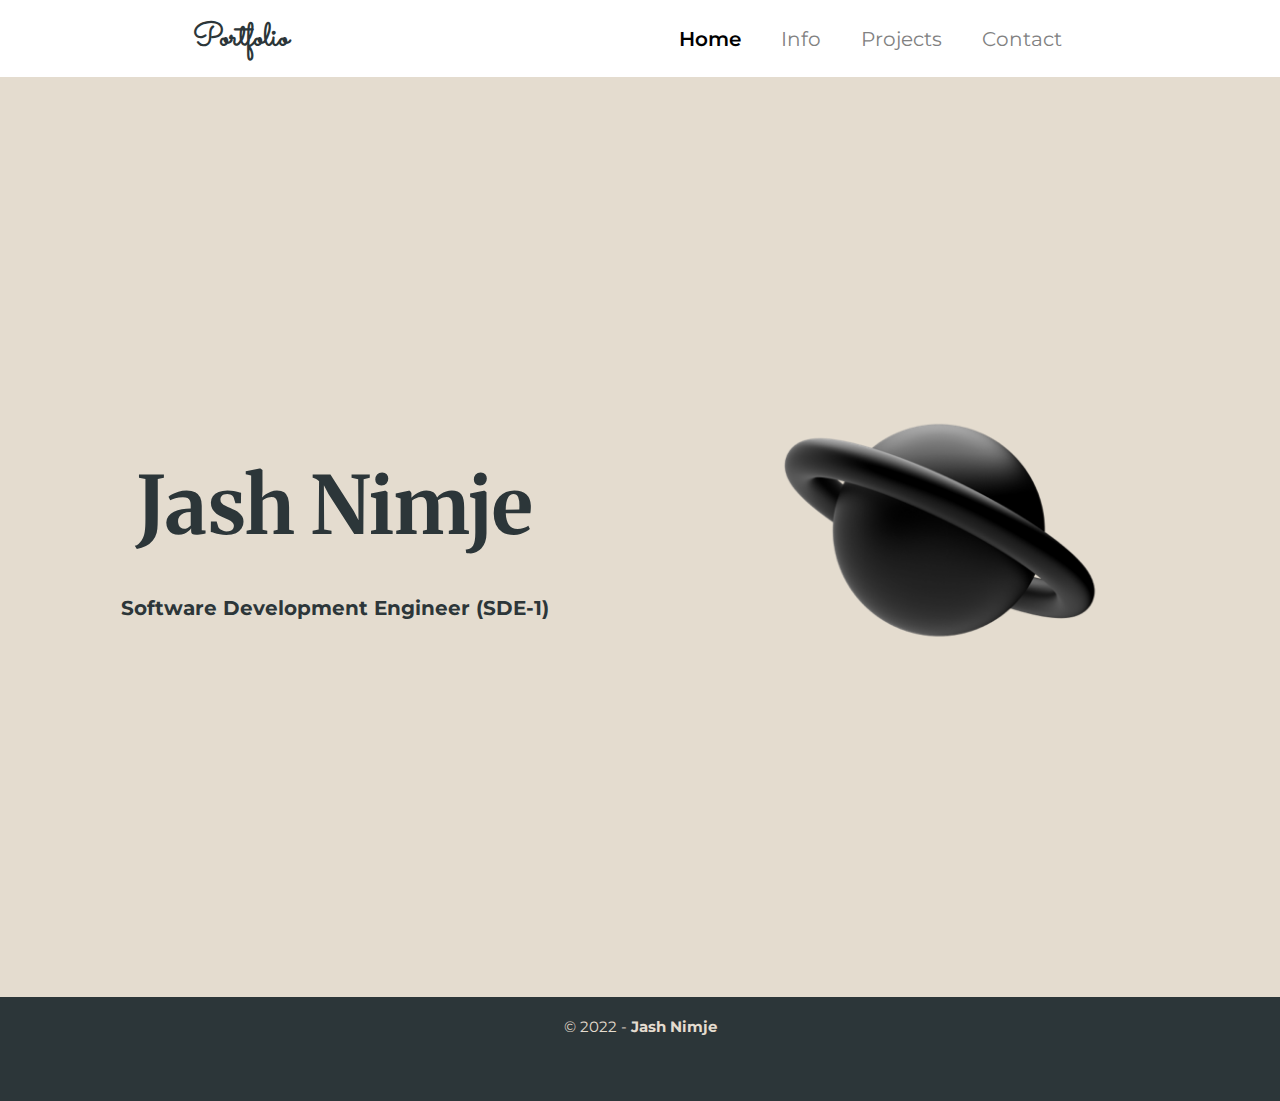
<file: Lecture 8/pset8/homepage/index.html>
<!DOCTYPE html>
<html lang="en">
  <head>
    <!--Meta Tags-->
    <meta charset="UTF-8" />
    <meta name="viewport" content="width=device-width, initial-scale=1.0" />
    <meta name="keywords" content="HTML, CSS, JavaScript" />
    <meta name="Portfolio" />
    <title>Portfolio</title>

    <!--Links-->
    <link
      href="https://cdn.jsdelivr.net/npm/bootstrap@5.0.2/dist/css/bootstrap.min.css"
      rel="stylesheet"
      integrity="sha384-EVSTQN3/azprG1Anm3QDgpJLIm9Nao0Yz1ztcQTwFspd3yD65VohhpuuCOmLASjC"
      crossorigin="anonymous"
    />
    <script
      src="https://cdn.jsdelivr.net/npm/bootstrap@5.0.2/dist/js/bootstrap.bundle.min.js"
      integrity="sha384-MrcW6ZMFYlzcLA8Nl+NtUVF0sA7MsXsP1UyJoMp4YLEuNSfAP+JcXn/tWtIaxVXM"
      crossorigin="anonymous"
    ></script>
    <link rel="stylesheet" href="./css/styles.css" />
    <link
      href="https://fonts.googleapis.com/css?family=Merriweather|Montserrat|Sacramento&display=swap"
      rel="stylesheet"
    />
    <link
      rel="stylesheet"
      href="https://cdnjs.cloudflare.com/ajax/libs/font-awesome/6.1.1/css/all.css"
      integrity="sha512-1hsteeq9xTM5CX6NsXiJu3Y/g+tj+IIwtZMtTisemEv3hx+S9ngaW4nryrNcPM4xGzINcKbwUJtojslX2KG+DQ=="
      crossorigin="anonymous"
    />
  </head>

  <body>
    <!--Navigation Bar-->
    <nav>
      <div class="burger">
        <i class="fas fa-bars" onclick="openNav()"></i>
      </div>

      <h1 class="logo">Portfolio</h1>

      <div id="navbar" class="navbar">
        <i
          class="fas fa-times closebtn"
          href="javascript:void(0)"
          onclick="closeNav()"
        ></i>
        <ul>
          <li><a href="./index.html" class="active">Home</a></li>
          <li><a href="./info.html">Info</a></li>
          <li><a href="./projects.html">Projects</a></li>
          <li><a href="./contact.html">Contact</a></li>
        </ul>
      </div>
    </nav>

    <div class="main-container grid">
      <div class="leftInfo">
        <h2>Jash Nimje</h2>
        <h3>Software Development Engineer (SDE-1)</h3>
      </div>
      <div class="rightInfo">
        <img src="./assets/img/Sphere_Ring_Laying0002.png" alt="Sphere" />
      </div>
    </div>

    <!--Footer-->
    <footer>
      <p class="copyright">&copy 2022 - <strong>Jash Nimje</strong></p>
      <ul class="social">
        <li>
          <a
            class="fab fa-wordpress"
            href="https://jashnimje.wordpress.com/"
            target="_blank"
          ></a>
        </li>
        <li>
          <a
            class="fab fa-github"
            href="https://github.com/jashnimje"
            target="_blank"
          ></a>
        </li>

        <li>
          <a
            class="fab fa-linkedin"
            href="https://www.linkedin.com/in/jashnimje"
            target="_blank"
          ></a>
        </li>
        <li>
          <a
            class="fab fa-instagram"
            href="https://www.instagram.com/jashnimje/"
            target="_blank"
          ></a>
        </li>
        <li>
          <a
            class="fab fa-twitter"
            href="https://twitter.com/jashnimje"
            target="_blank"
          ></a>
        </li>
      </ul>
    </footer>

    <!-- Javascript -->
    <script src="js/script.js"></script>
  </body>
</html>
</file>
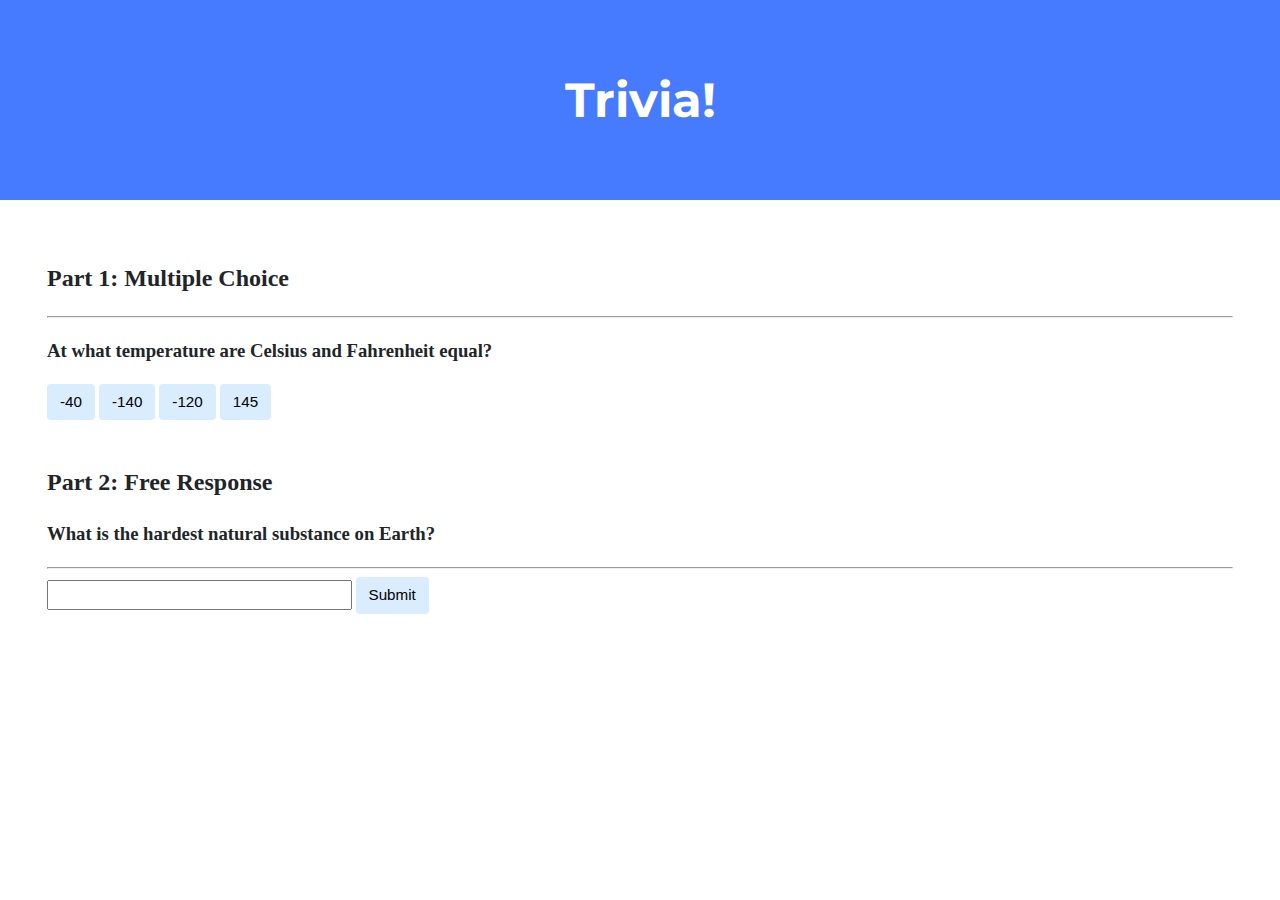
<file: Lecture 8/pset8/lab8/trivia/index.html>
<!DOCTYPE html>

<html lang="en">

<head>
    <link href="https://fonts.googleapis.com/css2?family=Montserrat:wght@500&display=swap" rel="stylesheet">
    <link href="styles.css" rel="stylesheet">
    <title>Trivia!</title>
    <script>

        function reset(element) {
            element = "." + element;
            var x = document.querySelectorAll(element);
            for (i = 0; i < x.length; i++) {
                x[i].style.backgroundColor = "#d9edff";
            }
        }

        function displayAns(ans, element, output) {
            reset("btn");
            let button = document.getElementById(element);

            if (ans == true) {
                button.style.backgroundColor = "green";
                document.getElementById(output).innerHTML = "Correct";
            } else {
                button.style.backgroundColor = "red";
                document.getElementById(output).innerHTML = "Incorrect";
            }
        }

        function check() {
            var input = document.getElementById("ans").value.toUpperCase();
            if (input == "DIAMOND") {
                displayAns(true, "ans", "answer2");
            } else {
                displayAns(false, "ans", "answer2");
            }
        }

        document.addEventListener('DOMContentLoaded', function () {
            document.querySelector("#cButton").onclick = function () {
                displayAns(true, "cButton", "answer1");
            };
            document.querySelector("#button1").onclick = function () {
                displayAns(false, "button1", "answer1");
            };
            document.querySelector("#button2").onclick = function () {
                displayAns(false, "button2", "answer1");
            };
            document.querySelector("#button3").onclick = function () {
                displayAns(false, "button3", "answer1");
            };
        });

    </script>
</head>

<body>
    <div class="header">
        <h1>Trivia!</h1>
    </div>

    <div class="container">
        <div class="section">
            <h2>Part 1: Multiple Choice </h2>
            <hr>
            <h3>At what temperature are Celsius and Fahrenheit equal?</h3>
            <h3 id="answer1"></h3>
            <button class="btn" id="cButton">-40</button>
            <button class="btn" id="button1">-140</button>
            <button class="btn" id="button2">-120</button>
            <button class="btn" id="button3">145</button>
        </div>

        <div class="section">
            <h2>Part 2: Free Response</h2>
            <h3>What is the hardest natural substance on Earth?</h3>
            <h3 id="answer2"></h3>
            <hr>
            <form onsubmit="check(); return false">
                <input class="btn" id="ans" autocomplete="off" type="text">
                <button type="submit">Submit</button>
            </form>
        </div>
    </div>
</body>

</html>
</file>
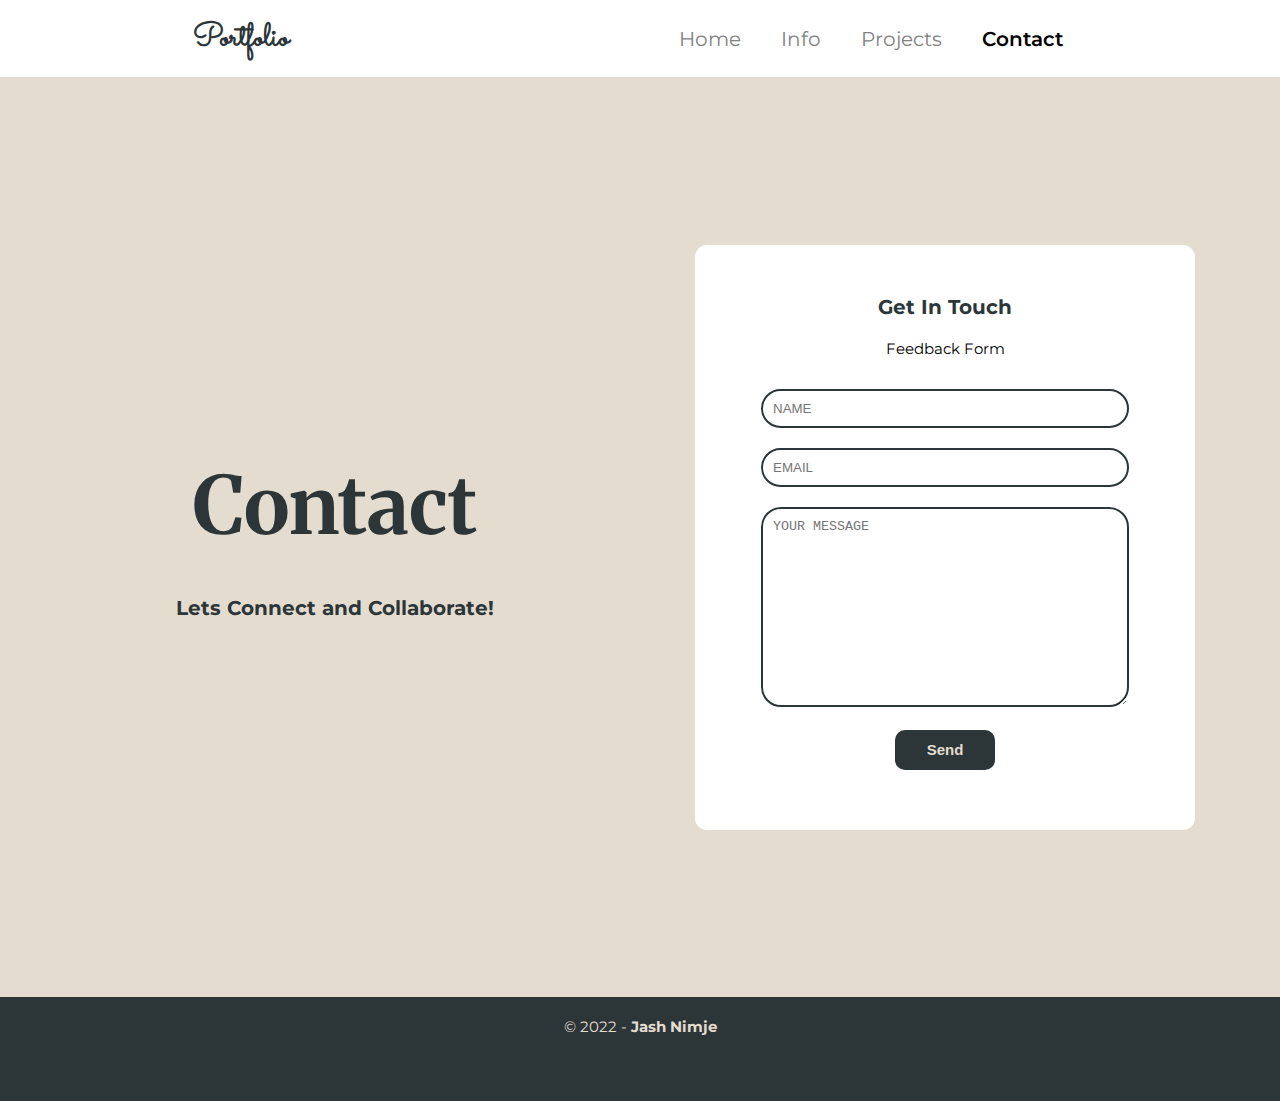
<file: Lecture 8/pset8/homepage/contact.html>
<!DOCTYPE html>
<html lang="en">
  <head>
    <!--Meta Tags-->
    <meta charset="UTF-8" />
    <meta name="viewport" content="width=device-width, initial-scale=1.0" />
    <meta name="keywords" content="HTML, CSS, JavaScript" />
    <meta name="Portfolio" />
    <title>Portfolio</title>

    <!--Links-->
    <link
      href="https://cdn.jsdelivr.net/npm/bootstrap@5.0.2/dist/css/bootstrap.min.css"
      rel="stylesheet"
      integrity="sha384-EVSTQN3/azprG1Anm3QDgpJLIm9Nao0Yz1ztcQTwFspd3yD65VohhpuuCOmLASjC"
      crossorigin="anonymous"
    />
    <script
      src="https://cdn.jsdelivr.net/npm/bootstrap@5.0.2/dist/js/bootstrap.bundle.min.js"
      integrity="sha384-MrcW6ZMFYlzcLA8Nl+NtUVF0sA7MsXsP1UyJoMp4YLEuNSfAP+JcXn/tWtIaxVXM"
      crossorigin="anonymous"
    ></script>
    <link rel="stylesheet" href="./css/styles.css" />
    <link
      href="https://fonts.googleapis.com/css?family=Merriweather|Montserrat|Sacramento&display=swap"
      rel="stylesheet"
    />
    <link
      rel="stylesheet"
      href="https://cdnjs.cloudflare.com/ajax/libs/font-awesome/6.1.1/css/all.css"
      integrity="sha512-1hsteeq9xTM5CX6NsXiJu3Y/g+tj+IIwtZMtTisemEv3hx+S9ngaW4nryrNcPM4xGzINcKbwUJtojslX2KG+DQ=="
      crossorigin="anonymous"
    />
  </head>

  <body>
    <!--Navigation Bar-->
    <nav>
      <div class="burger">
        <i class="fas fa-bars" onclick="openNav()"></i>
      </div>

      <h1 class="logo">Portfolio</h1>

      <div id="navbar" class="navbar">
        <i
          class="fas fa-times closebtn"
          href="javascript:void(0)"
          onclick="closeNav()"
        ></i>
        <ul>
          <li><a href="./index.html">Home</a></li>
          <li><a href="./info.html">Info</a></li>
          <li><a href="./projects.html">Projects</a></li>
          <li><a href="./contact.html" class="active">Contact</a></li>
        </ul>
      </div>
    </nav>

    <div class="main-container grid">
      <div class="leftInfo">
        <h2>Contact</h2>
        <h3>Lets Connect and Collaborate!</h3>
      </div>
      <div class="rightInfo">
        <section class="contact-container">
          <h3>Get In Touch</h3>
          <p>Feedback Form</p>
          <form
            class="contact-form"
            action="mailto:jashnimje@gmail.com"
            method="post"
            enctype="text/plain"
          >
            <input type="text" placeholder="NAME" />
            <input type="email" placeholder="EMAIL" />
            <textarea placeholder="YOUR MESSAGE"></textarea>
            <button class="mainButton">Send</button>
          </form>
        </section>
      </div>
    </div>

    <!--Footer-->
    <footer>
      <p class="copyright">&copy 2022 - <strong>Jash Nimje</strong></p>
      <ul class="social">
        <li>
          <a
            class="fab fa-wordpress"
            href="https://jashnimje.wordpress.com/"
            target="_blank"
          ></a>
        </li>
        <li>
          <a
            class="fab fa-github"
            href="https://github.com/jashnimje"
            target="_blank"
          ></a>
        </li>

        <li>
          <a
            class="fab fa-linkedin"
            href="https://www.linkedin.com/in/jashnimje"
            target="_blank"
          ></a>
        </li>
        <li>
          <a
            class="fab fa-instagram"
            href="https://www.instagram.com/jashnimje/"
            target="_blank"
          ></a>
        </li>
        <li>
          <a
            class="fab fa-twitter"
            href="https://twitter.com/jashnimje"
            target="_blank"
          ></a>
        </li>
      </ul>
    </footer>

    <!-- Javascript -->
    <script src="js/script.js"></script>
  </body>
</html>
</file>
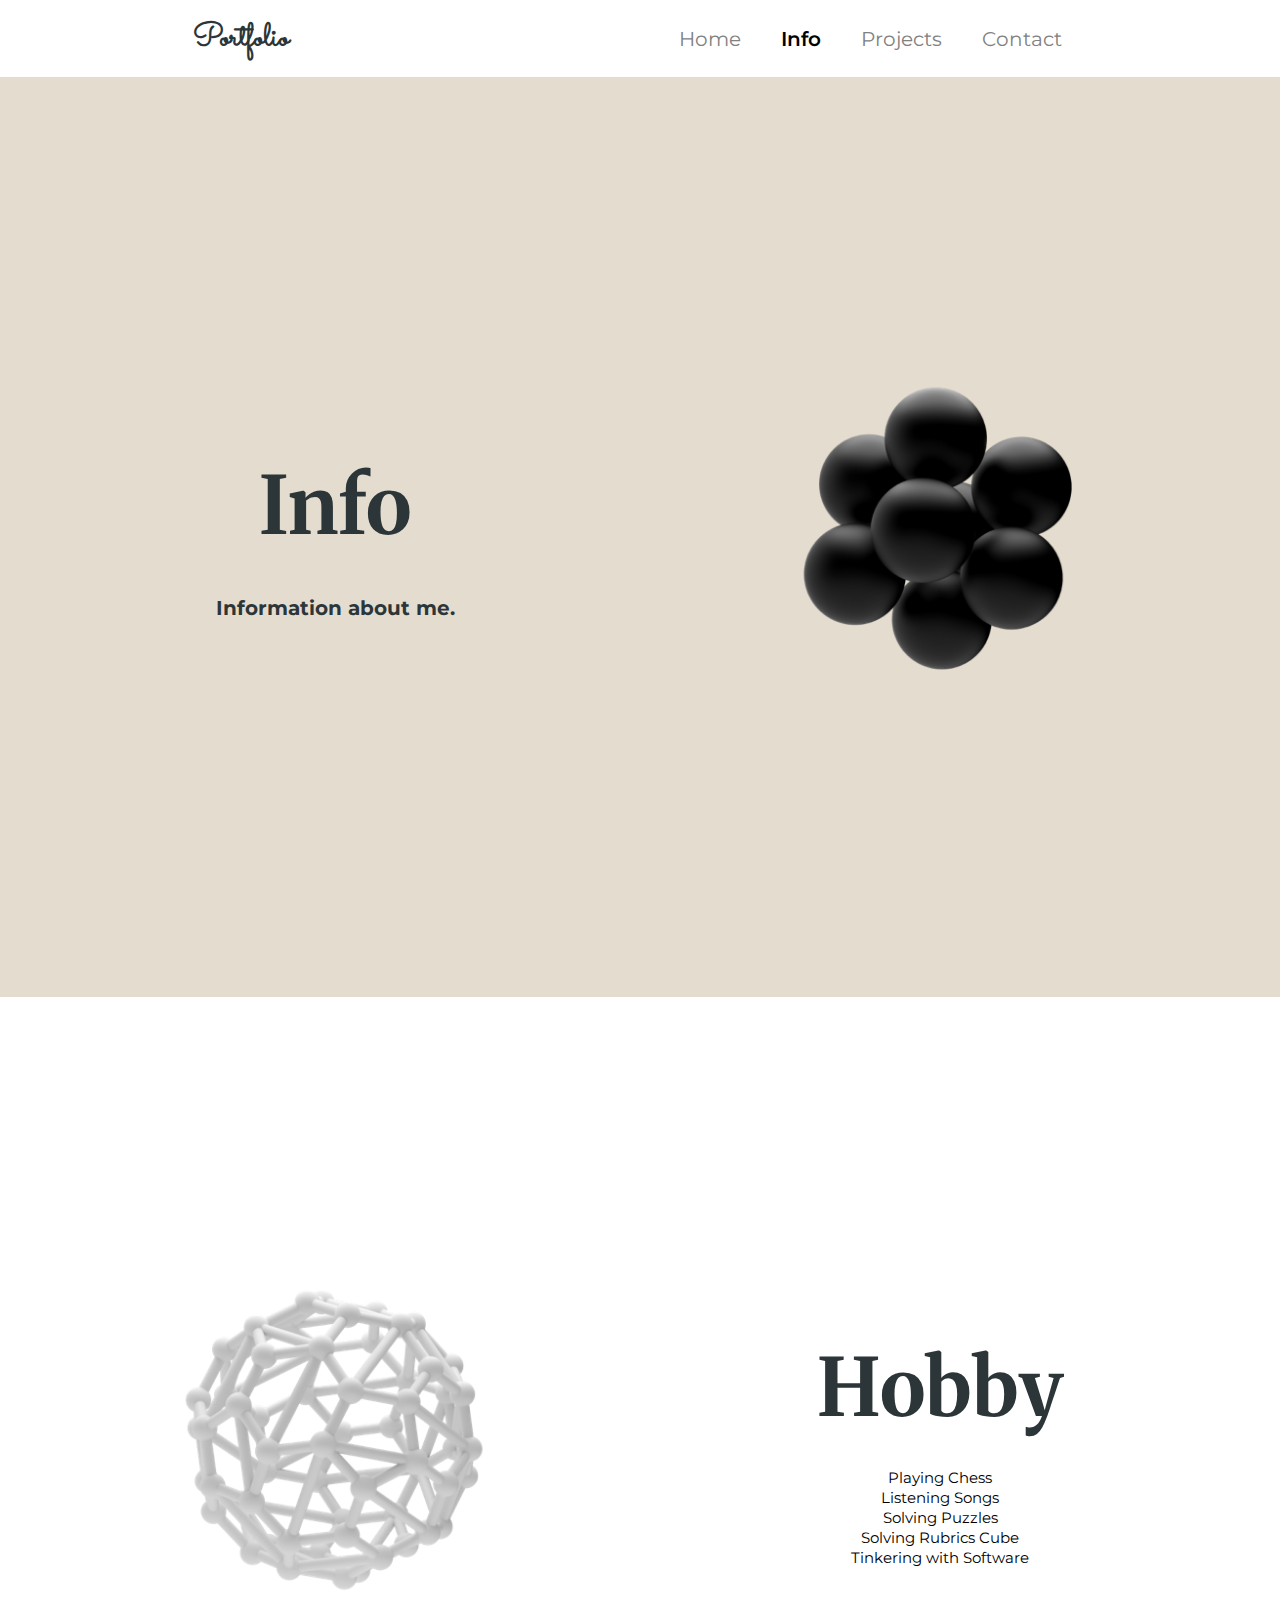
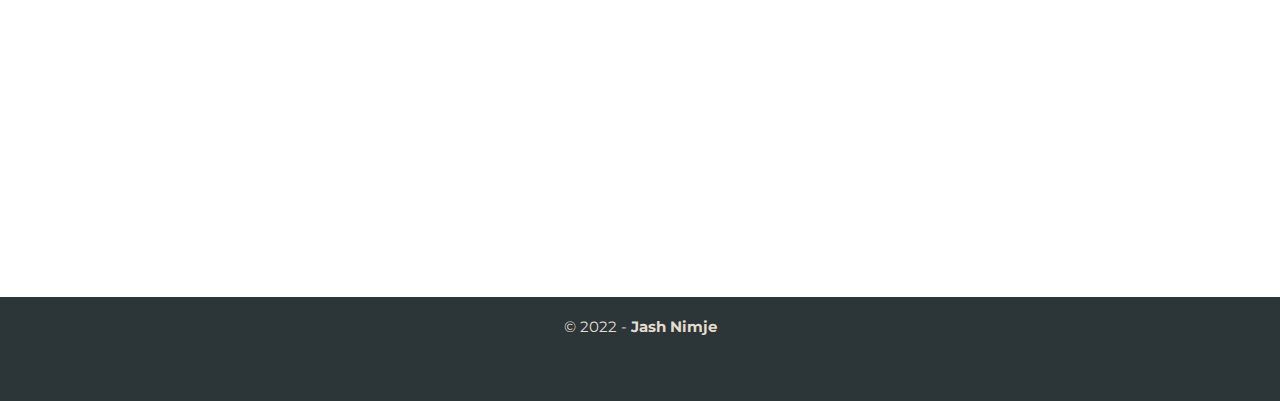
<file: Lecture 8/pset8/homepage/info.html>
<!DOCTYPE html>
<html lang="en">
  <head>
    <!--Meta Tags-->
    <meta charset="UTF-8" />
    <meta name="viewport" content="width=device-width, initial-scale=1.0" />
    <meta name="keywords" content="HTML, CSS, JavaScript" />
    <meta name="Portfolio" />
    <title>Portfolio</title>

    <!--Links-->
    <link
      href="https://cdn.jsdelivr.net/npm/bootstrap@5.0.2/dist/css/bootstrap.min.css"
      rel="stylesheet"
      integrity="sha384-EVSTQN3/azprG1Anm3QDgpJLIm9Nao0Yz1ztcQTwFspd3yD65VohhpuuCOmLASjC"
      crossorigin="anonymous"
    />
    <script
      src="https://cdn.jsdelivr.net/npm/bootstrap@5.0.2/dist/js/bootstrap.bundle.min.js"
      integrity="sha384-MrcW6ZMFYlzcLA8Nl+NtUVF0sA7MsXsP1UyJoMp4YLEuNSfAP+JcXn/tWtIaxVXM"
      crossorigin="anonymous"
    ></script>
    <link rel="stylesheet" href="./css/styles.css" />
    <link
      href="https://fonts.googleapis.com/css?family=Merriweather|Montserrat|Sacramento&display=swap"
      rel="stylesheet"
    />
    <link
      rel="stylesheet"
      href="https://cdnjs.cloudflare.com/ajax/libs/font-awesome/6.1.1/css/all.css"
      integrity="sha512-1hsteeq9xTM5CX6NsXiJu3Y/g+tj+IIwtZMtTisemEv3hx+S9ngaW4nryrNcPM4xGzINcKbwUJtojslX2KG+DQ=="
      crossorigin="anonymous"
    />
  </head>

  <body>
    <!--Navigation Bar-->
    <nav>
      <div class="burger">
        <i class="fas fa-bars" onclick="openNav()"></i>
      </div>

      <h1 class="logo">Portfolio</h1>

      <div id="navbar" class="navbar">
        <i
          class="fas fa-times closebtn"
          href="javascript:void(0)"
          onclick="closeNav()"
        ></i>
        <ul>
          <li><a href="./index.html">Home</a></li>
          <li><a href="./info.html" class="active">Info</a></li>
          <li><a href="./projects.html">Projects</a></li>
          <li><a href="./contact.html">Contact</a></li>
        </ul>
      </div>
    </nav>

    <div class="main-container grid">
      <div class="leftInfo">
        <h2>Info</h2>
        <h3>Information about me.</h3>
      </div>
      <div class="rightInfo">
        <img src="./assets/img/Sphere_Matrix_x2_0001.png" alt="Square Matrix" />
      </div>
    </div>

    <div class="main-container2 grid">
      <div class="leftInfo">
        <img src="./assets/img/Atom_Bucky_1_0001.png" alt="Atom" />
      </div>
      <div class="rightInfo">
        <h2>Hobby</h2>
        <div class="text-left">
          <ul>
            <li>Playing Chess</li>
            <li>Listening Songs</li>
            <li>Solving Puzzles</li>
            <li>Solving Rubrics Cube</li>
            <li>Tinkering with Software</li>
          </ul>
        </div>
      </div>
    </div>

    <!--Footer-->
    <footer>
      <p class="copyright">&copy 2022 - <strong>Jash Nimje</strong></p>
      <ul class="social">
        <li>
          <a
            class="fab fa-wordpress"
            href="https://jashnimje.wordpress.com/"
            target="_blank"
          ></a>
        </li>
        <li>
          <a
            class="fab fa-github"
            href="https://github.com/jashnimje"
            target="_blank"
          ></a>
        </li>

        <li>
          <a
            class="fab fa-linkedin"
            href="https://www.linkedin.com/in/jashnimje"
            target="_blank"
          ></a>
        </li>
        <li>
          <a
            class="fab fa-instagram"
            href="https://www.instagram.com/jashnimje/"
            target="_blank"
          ></a>
        </li>
        <li>
          <a
            class="fab fa-twitter"
            href="https://twitter.com/jashnimje"
            target="_blank"
          ></a>
        </li>
      </ul>
    </footer>

    <!-- Javascript -->
    <script src="js/script.js"></script>
  </body>
</html>
</file>
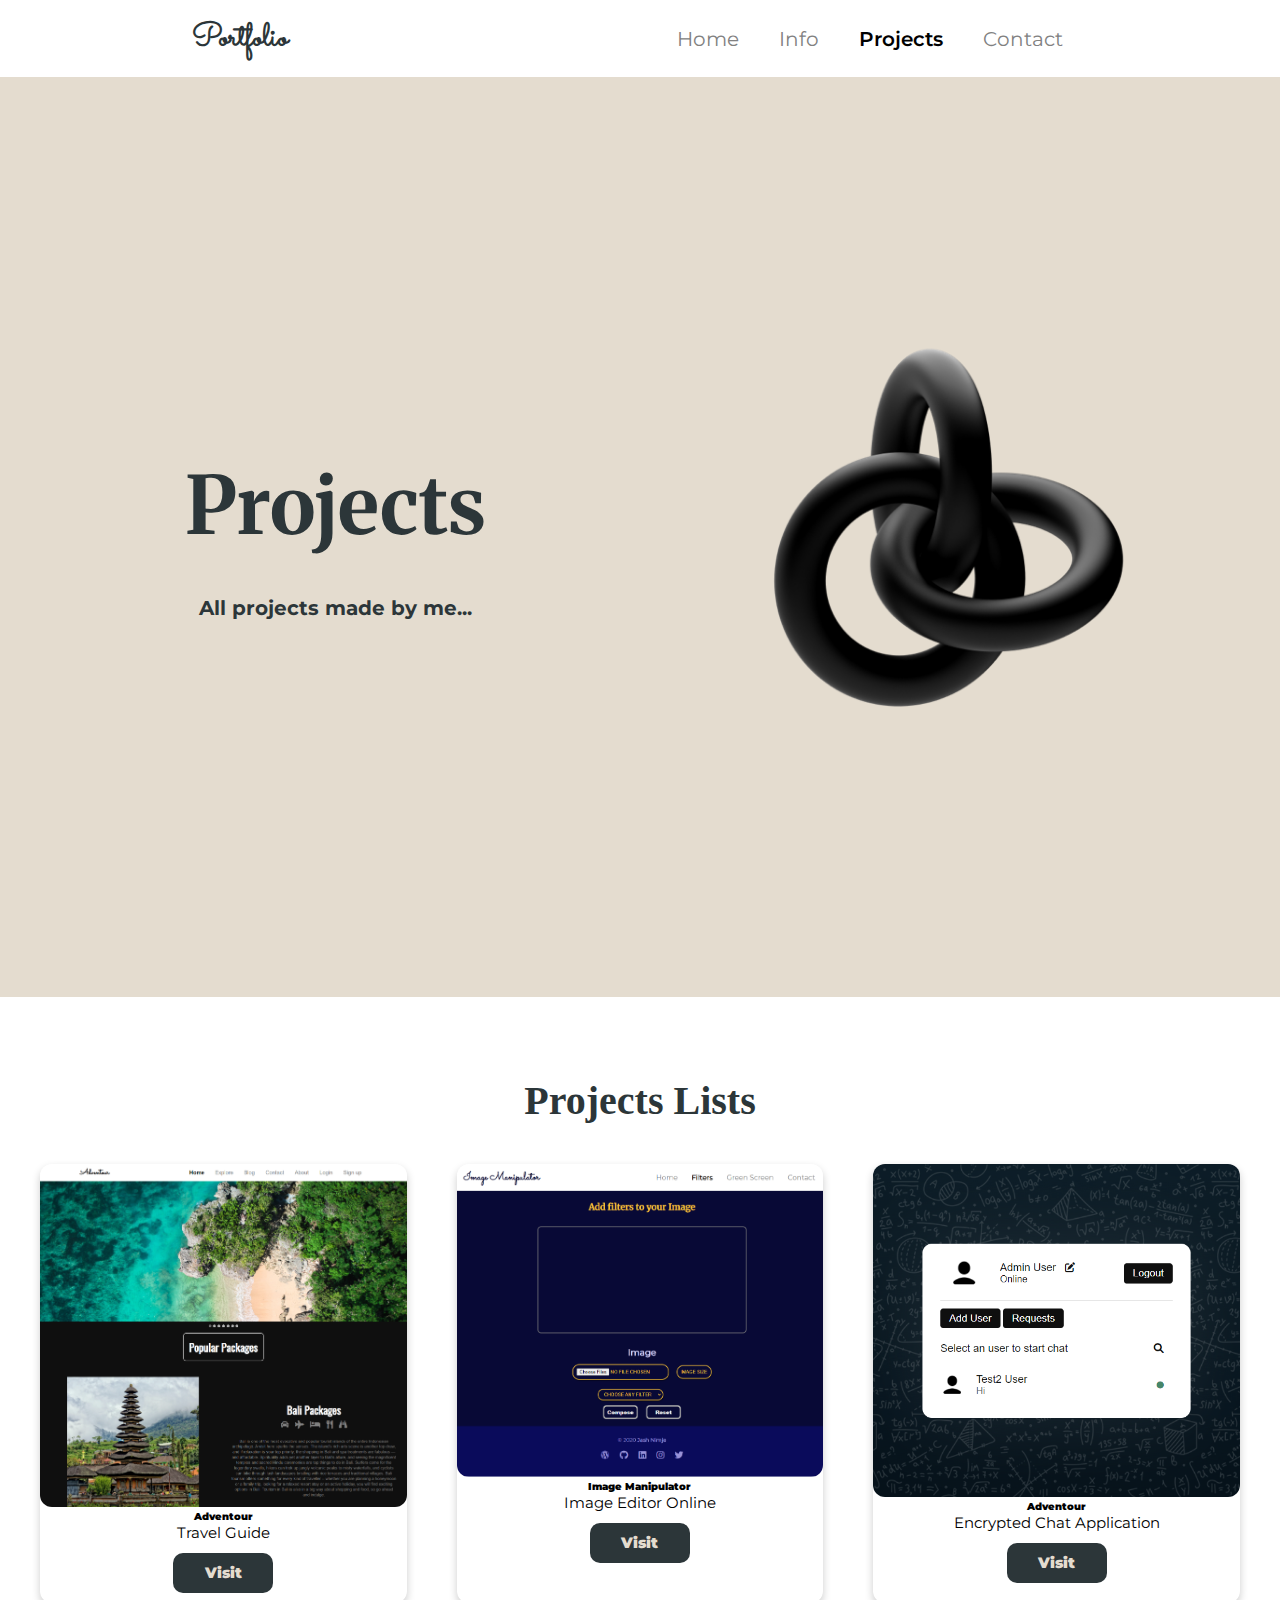
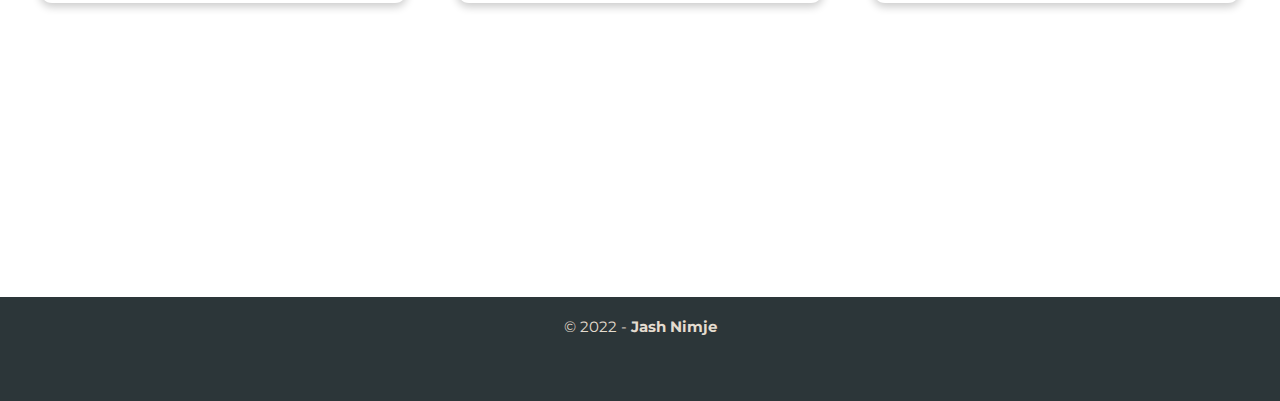
<file: Lecture 8/pset8/homepage/projects.html>
<!DOCTYPE html>
<html lang="en">
  <head>
    <!--Meta Tags-->
    <meta charset="UTF-8" />
    <meta name="viewport" content="width=device-width, initial-scale=1.0" />
    <meta name="keywords" content="HTML, CSS, JavaScript" />
    <meta name="Portfolio" />
    <title>Portfolio</title>

    <!--Links-->
    <link
      href="https://cdn.jsdelivr.net/npm/bootstrap@5.0.2/dist/css/bootstrap.min.css"
      rel="stylesheet"
      integrity="sha384-EVSTQN3/azprG1Anm3QDgpJLIm9Nao0Yz1ztcQTwFspd3yD65VohhpuuCOmLASjC"
      crossorigin="anonymous"
    />
    <script
      src="https://cdn.jsdelivr.net/npm/bootstrap@5.0.2/dist/js/bootstrap.bundle.min.js"
      integrity="sha384-MrcW6ZMFYlzcLA8Nl+NtUVF0sA7MsXsP1UyJoMp4YLEuNSfAP+JcXn/tWtIaxVXM"
      crossorigin="anonymous"
    ></script>
    <link rel="stylesheet" href="./css/styles.css" />
    <link
      href="https://fonts.googleapis.com/css?family=Merriweather|Montserrat|Sacramento&display=swap"
      rel="stylesheet"
    />
    <link
      rel="stylesheet"
      href="https://cdnjs.cloudflare.com/ajax/libs/font-awesome/6.1.1/css/all.css"
      integrity="sha512-1hsteeq9xTM5CX6NsXiJu3Y/g+tj+IIwtZMtTisemEv3hx+S9ngaW4nryrNcPM4xGzINcKbwUJtojslX2KG+DQ=="
      crossorigin="anonymous"
    />
  </head>

  <body>
    <!--Navigation Bar-->
    <nav>
      <div class="burger">
        <i class="fas fa-bars" onclick="openNav()"></i>
      </div>

      <h1 class="logo">Portfolio</h1>

      <div id="navbar" class="navbar">
        <i
          class="fas fa-times closebtn"
          href="javascript:void(0)"
          onclick="closeNav()"
        ></i>
        <ul>
          <li><a href="./index.html">Home</a></li>
          <li><a href="./info.html">Info</a></li>
          <li><a href="./projects.html" class="active">Projects</a></li>
          <li><a href="./contact.html">Contact</a></li>
        </ul>
      </div>
    </nav>

    <div class="main-container grid">
      <div class="leftInfo">
        <h2>Projects</h2>
        <h3>All projects made by me...</h3>
      </div>
      <div class="rightInfo">
        <img src="./assets/img/Torus_3x_Knot0002.png" alt="Sphere" />
      </div>
    </div>

    <div class="main-container2">
      <h3>Projects Lists</h3>
      <div class="inner-container grid2">
        <div class="card">
          <div class="img-container">
            <img src="./assets/img/Adventour.png" alt="Adventour" />
          </div>
          <div class="p-3">
            <h4><b>Adventour</b></h4>
            <p>Travel Guide</p>

            <a
              class="mainButton"
              href="https://github.com/jashnimje/Adventour"
              target="_blank"
              >Visit</a
            >
          </div>
        </div>
        <div class="card">
          <div class="img-container">
            <img src="./assets/img/img-mani.png" alt="Image Manipulator" />
          </div>
          <div class="p-3">
            <h4><b>Image Manipulator</b></h4>
            <p>Image Editor Online</p>

            <a
              class="mainButton"
              href="https://github.com/jashnimje/Image_Manipulator"
              target="_blank"
              >Visit</a
            >
          </div>
        </div>
        <div class="card">
          <div class="img-container">
            <img src="./assets/img/ChatApp.png" alt="ChatApp" />
          </div>
          <div class="p-3">
            <h4><b>Adventour</b></h4>
            <p>Encrypted Chat Application</p>

            <a
              class="mainButton"
              href="https://github.com/jashnimje/ChatApp"
              target="_blank"
              >Visit</a
            >
          </div>
        </div>
      </div>
    </div>

    <!--Footer-->
    <footer>
      <p class="copyright">&copy 2022 - <strong>Jash Nimje</strong></p>
      <ul class="social">
        <li>
          <a
            class="fab fa-wordpress"
            href="https://jashnimje.wordpress.com/"
            target="_blank"
          ></a>
        </li>
        <li>
          <a
            class="fab fa-github"
            href="https://github.com/jashnimje"
            target="_blank"
          ></a>
        </li>

        <li>
          <a
            class="fab fa-linkedin"
            href="https://www.linkedin.com/in/jashnimje"
            target="_blank"
          ></a>
        </li>
        <li>
          <a
            class="fab fa-instagram"
            href="https://www.instagram.com/jashnimje/"
            target="_blank"
          ></a>
        </li>
        <li>
          <a
            class="fab fa-twitter"
            href="https://twitter.com/jashnimje"
            target="_blank"
          ></a>
        </li>
      </ul>
    </footer>

    <!-- Javascript -->
    <script src="js/script.js"></script>
  </body>
</html>
</file>
<file: Lecture 8/pset8/homepage/css/styles.css>
/* fonts */
@font-face {
  font-family: "Montserrat";
  src: url("assets/fonts/Montserrat-Regular.ttf") format("truetype");

  font-family: "Merriweather";
  src: url("assets/fonts/Merriweather-Regular.ttf") format("truetype");

  font-family: "Sacramento";
  src: url("assets/fonts/Sacramento-Regular.ttf") format("truetype");
}

:root {
  --primary: #2c3639;
  --secondary: #e4dccf;

  --light2: #ffffff;

  --footer: var(--secondary);
  --footer-bg: var(--primary);
}

/* reset */
html {
  font-size: 62.5%;
}
* {
  margin: 0;
  padding: 0;
  text-decoration: none;
  box-sizing: border-box;
}

/* base styles */
body {
  background: var(--secondary);
  overflow-x: hidden;
  font-family: "Montserrat", sans-serif;
  margin: 0 auto;
  text-align: center;
}
.button:hover {
  color: #222;
  background: var(--primary);
}
input,
textarea {
  background: rgba(255, 255, 255, 0.05);
  border-radius: 20px;
  border: 2px solid var(--primary);
  color: #f2f2f2;
  margin: 1rem;
}

.grid {
  display: grid;
  grid-template-columns: repeat(1, minmax(min(50rem, 100%), 1fr));
  box-sizing: border-box;
}

.grid2 {
  display: grid;
  grid-template-columns: repeat(1, minmax(min(20rem, 100%), 1fr));
  box-sizing: border-box;
  grid-gap: 50px;
}

/*Global*/
h1 {
  color: var(--primary);
  font-family: "Sacramento", cursive;
  font-size: 3.2rem;
}

h2 {
  color: var(--primary);
  font-family: "Merriweather", sans-serif;
  padding: 2rem;
  font-size: 4rem;
}

h3 {
  color: var(--primary);
  padding: 2rem;
  font-size: 2rem;
}

p,
a,
li,
label {
  color: unset;
  line-height: 2rem;
  font-size: 1.5rem;
  list-style-type: none;
  text-decoration: none;
}

hr {
  border-color: rgba(255, 255, 255, 0.8);
}

ul {
  padding: 1rem;
}

/* Compose and Clear Button */
.mainButton {
  display: inline-block;
  height: 40px;
  width: 100px;
  background-color: var(--primary);
  color: var(--secondary);
  border: none;
  border-radius: 10px;
  cursor: pointer;
  text-align: center;
  font-size: 15px;
  font-weight: 900;
  margin: 1rem;
  padding: 10px;
}

/*Navigation Bar*/
nav {
  padding: 1.5rem;
  background-color: #fff;
  text-align: start;
}

.navbar {
  display: unset;
  height: 100%;
  width: 0;
  position: fixed;
  z-index: 1;
  top: 0;
  left: 0;
  background-color: rgb(20, 20, 20);
  overflow-x: hidden;
  transition: 0.5s;
  padding-top: 6rem;
}

.navbar a,
.closebtn {
  padding: 8px;
  text-decoration: none;
  font-size: 2rem;
  color: #818181;
  display: block;
  transition: 0.3s;
  text-align: center;
}

.navbar a:hover,
.closebtn:hover,
.navbar .active {
  color: #ffffff;
  font-weight: 600;
}

.navbar .closebtn {
  position: absolute;
  top: 0;
  right: 25px;
  font-size: 25px;
  margin: 1rem;
}

.burger {
  display: inline;
  font-size: 3rem;
  cursor: pointer;
  margin: 1rem;
}

.logo {
  display: inline;
  padding: 0.5rem;
  font-weight: 800;
}

/* Index */
.leftInfo,
.rightInfo {
  width: 100%;
  margin: auto;
}

.rightInfo img,
.leftInfo img {
  width: 100%;
  max-width: 500px;
  min-width: 100px;
  overflow: hidden;
}

.main-container {
  padding: 2rem;
  margin: 1rem;
  min-height: 100vh;
}

/* Contact */
.contact-container {
  padding: 30px 20px;
  background: white;
  border-radius: 12px;
  max-width: 50rem;
  margin: auto;
}
.contact-container h3,
.contact-container p {
  margin-bottom: 0;
  text-align: center;
}
.contact-container form {
  width: 80%;
  max-width: 400px;
  margin: 20px auto;
  text-align: center;
}
.contact-container input,
.contact-container textarea {
  width: 100%;
  margin: 10px 0;
  padding: 1rem;
}
.contact-container textarea {
  max-width: 100%;
  height: 200px;
}
.contact-container .button {
  margin-top: 10px;
}

/* Projects */
.card {
  box-shadow: 0 4px 8px 0 rgb(0 0 0 / 20%);
  transition: 0.3s;
  width: 100%;
  background: white;
  border-radius: 12px;
}

.card:hover {
  box-shadow: 0 8px 16px 0 rgba(0, 0, 0, 0.2);
}

.main-container2 {
  background: var(--light2);
  padding: 4rem;
  min-height: 100vh;
}
.main-container2 h3 {
  font-size: 2rem;
  margin: 20px;
  font-weight: bold;
  font-family: none;
}

.img-container img {
  width: 100%;
  border-radius: 12px;
}

/* Footer */
footer {
  background-color: var(--footer-bg);
  color: var(--footer);
  padding: 2rem;
}
.fab {
  padding: 1rem 0.5rem;
  font-size: 2.5rem;
  margin: 1rem;
}

.fab:hover {
  opacity: 0.7;
}

.social {
  display: inline-flex;
  text-align: center;
}
/* Media Queries */
@media screen and (min-width: 480px) {
  .grid2 {
    grid-template-columns: repeat(2, 1fr);
  }
  h2 {
    font-size: 6rem;
  }

  .main-container2 h3 {
    font-size: 3rem;
  }
}

@media screen and (min-width: 620px) {
  .grid {
    grid-template-columns: repeat(2, 1fr);
  }
  .grid2 {
    grid-template-columns: repeat(3, 1fr);
  }

  h2 {
    font-size: 8rem;
  }

  .main-container2 h3 {
    font-size: 4rem;
  }

  .burger,
  .navbar .closebtn {
    display: none;
  }

  nav {
    padding: 1rem;
    overflow: visible;
    display: flex;
    align-items: center;
    justify-content: space-around;
  }

  .navbar {
    all: unset;
    overflow-x: visible;
  }

  .navbar ul {
    display: flex;
    justify-content: space-around;
  }

  .navbar ul li {
    display: inline-block;
    text-align: right;
    padding: 0 1rem;
  }

  .navbar a {
    padding: 0 1rem;
    transition: none;
  }

  .navbar a:hover,
  .closebtn:hover {
    color: #000000;
    font-weight: normal;
  }

  .navbar .active {
    color: #000000;
    font-weight: 600;
  }
}
</file>
<file: Lecture 8/pset8/lab8/trivia/styles.css>
body {
    background-color: #fff;
    color: #212529;
    font-size: 1rem;
    font-weight: 400;
    line-height: 1.5;
    margin: 0;
    text-align: left;
}

.container {
    margin-left: auto;
    margin-right: auto;
    padding-left: 15px;
    padding-right: 15px;
}

.header {
    background-color: #477bff;
    color: #fff;
    margin-bottom: 2rem;
    padding: 2rem 1rem;
    text-align: center;
}

.section {
    padding: 0.5rem 2rem 1rem 2rem;
}

.section:hover {
    background-color: #f5f5f5;
    transition: color 2s ease-in-out, background-color 0.15s ease-in-out;
}

h1 {
    font-family: 'Montserrat', sans-serif;
    font-size: 48px;
}

button, input[type="submit"] {
    background-color: #d9edff;
    border: 1px solid transparent;
    border-radius: 0.25rem;
    font-size: 0.95rem;
    font-weight: 400;
    line-height: 1.5;
    padding: 0.375rem 0.75rem;
    text-align: center;
    transition: color 0.15s ease-in-out, background-color 0.15s ease-in-out, border-color 0.15s ease-in-out, box-shadow 0.15s ease-in-out;
    vertical-align: middle;
}


input[type="text"] {
    line-height: 1.8;
    width: 25%;
}

input[type="text"]:hover {
    background-color: #f5f5f5;
    transition: color 2s ease-in-out, background-color 0.15s ease-in-out;
}
</file>
